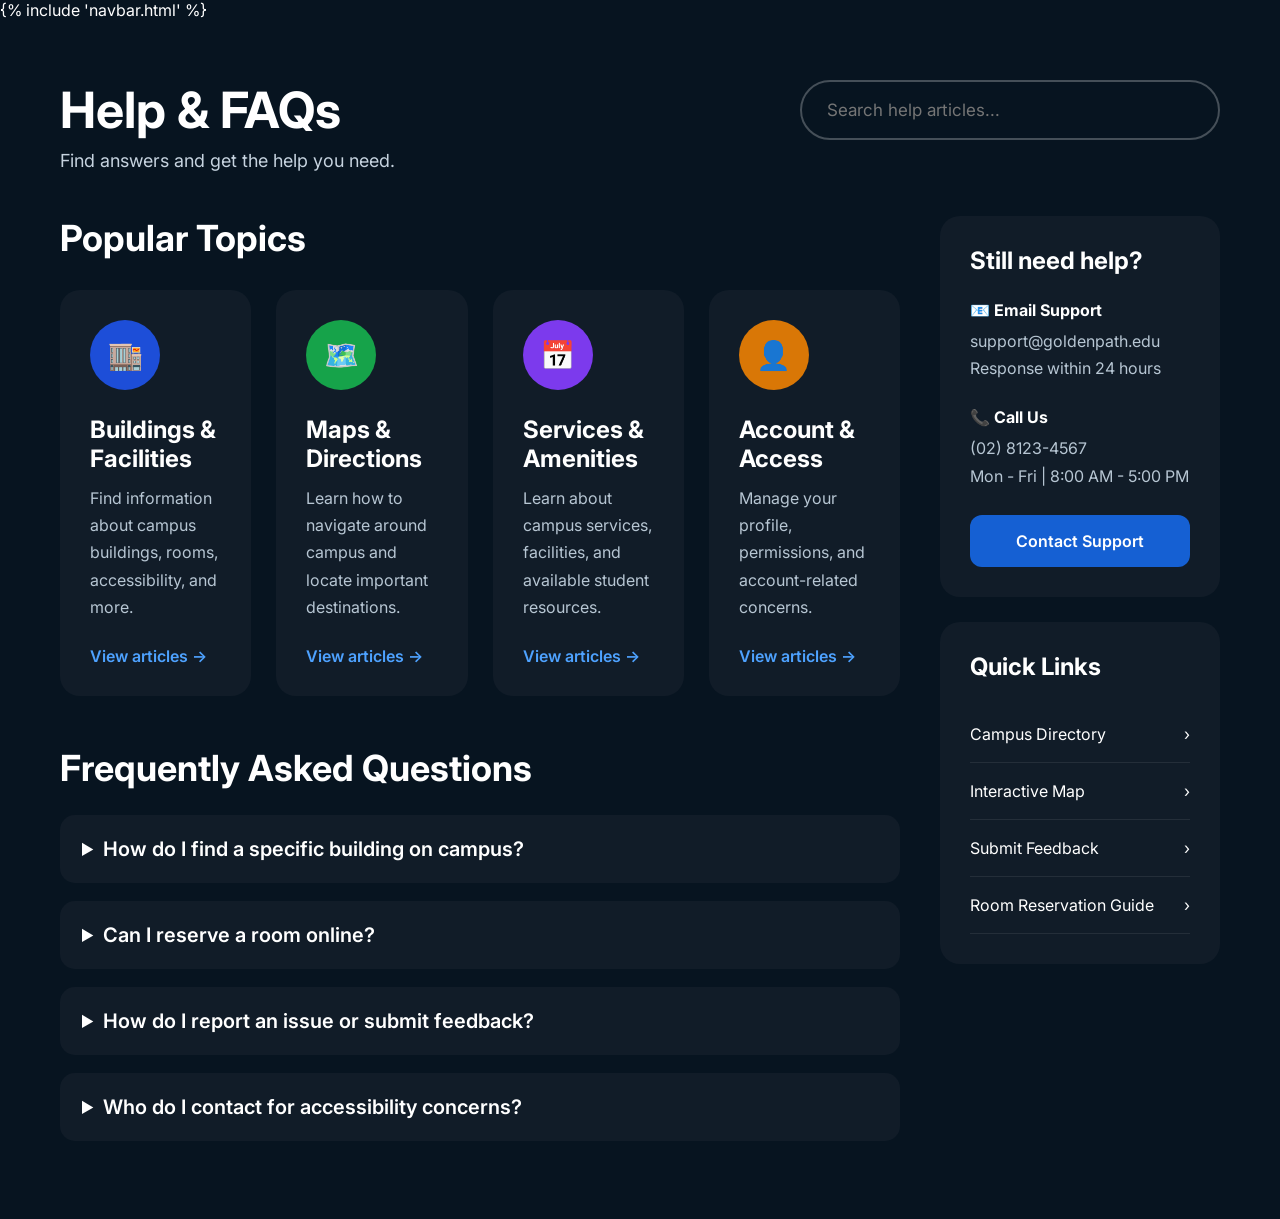
<file: app/templates/help.html>
<!DOCTYPE html>
<html lang="en">
<head>
<meta charset="UTF-8">
<meta name="viewport" content="width=device-width, initial-scale=1.0">
<title>GoldenPath - Help & FAQs</title>

<link href="https://fonts.googleapis.com/css2?family=Inter:wght@400;500;600;700;800&display=swap" rel="stylesheet">

<style>

*{
margin:0;
padding:0;
box-sizing:border-box;
font-family:Inter,sans-serif;
}

body{
background:#071420;
color:white;
}

/*================ MAIN =================*/

.container{
padding:60px;
}

.header{
display:flex;
justify-content:space-between;
align-items:flex-start;
margin-bottom:45px;
}

.header h1{
font-size:50px;
margin-bottom:10px;
}

.header p{
font-size:18px;
color:#c6d3df;
}

.search{
width:420px;
}

.search input{
width:100%;
padding:18px 25px;
background:transparent;
border:2px solid rgba(255,255,255,.25);
border-radius:40px;
color:white;
font-size:17px;
}

/*================ GRID =================*/

.layout{

display:grid;
grid-template-columns:3fr 1fr;
gap:40px;

}

/*=============== CARDS ===============*/

.cards{
display:grid;
grid-template-columns:repeat(4,1fr);
gap:25px;
margin-top:30px;
margin-bottom:50px;
}

.card{

background:#111C28;
padding:30px;
border-radius:20px;
transition:.3s;

}

.card:hover{

transform:translateY(-5px);

}

.icon{

width:70px;
height:70px;
border-radius:50%;
display:flex;
justify-content:center;
align-items:center;
font-size:28px;
margin-bottom:25px;

}

.blue{background:#1D4ED8;}
.green{background:#16A34A;}
.purple{background:#7C3AED;}
.orange{background:#D97706;}

.card h3{

margin-bottom:12px;
font-size:24px;

}

.card p{

color:#b7c6d3;
line-height:1.7;
margin-bottom:25px;

}

.card a{

color:#4EA2FF;
text-decoration:none;
font-weight:600;

}

/*============== FAQ =================*/

.faq-title{

font-size:36px;
margin-bottom:25px;

}

details{

background:#111C28;
margin-bottom:18px;
border-radius:15px;
padding:22px;

}

summary{

cursor:pointer;
font-size:20px;
font-weight:600;

}

details p{

margin-top:18px;
color:#b7c6d3;
line-height:1.8;

}

/*============= SIDEBAR ==============*/

.sidebar{

display:flex;
flex-direction:column;
gap:25px;

}

.side-card{

background:#111C28;
padding:30px;
border-radius:20px;

}

.side-card h2{

margin-bottom:25px;

}

.contact{

margin-bottom:25px;

}

.contact h4{

margin-bottom:8px;

}

.contact p{

color:#b7c6d3;
line-height:1.7;

}

.btn{

margin-top:20px;
background:#1560D3;
padding:16px;
text-align:center;
border-radius:12px;
font-weight:600;
cursor:pointer;

}

.quick a{

display:flex;
justify-content:space-between;
padding:18px 0;
text-decoration:none;
color:white;
border-bottom:1px solid rgba(255,255,255,.08);

}

/*================ RESPONSIVE =================*/

@media(max-width:1200px){

.cards{
grid-template-columns:repeat(2,1fr);
}

.layout{
grid-template-columns:1fr;
}

}

@media(max-width:700px){

nav{
padding:20px;
flex-direction:column;
height:auto;
gap:20px;
}

.menu{
gap:20px;
flex-wrap:wrap;
justify-content:center;
}

.container{
padding:30px;
}

.cards{
grid-template-columns:1fr;
}

.header{
flex-direction:column;
gap:25px;
}

.search{
width:100%;
}

}

</style>

</head>
<body>

<!-- Navigation Bar -->
  {% include 'navbar.html' %}

<div class="container">

<div class="header">

<div>

<h1>Help & FAQs</h1>

<p>Find answers and get the help you need.</p>

</div>

<div class="search">

<input placeholder="Search help articles...">

</div>

</div>

<div class="layout">

<div>

<h2 style="font-size:36px;margin-bottom:25px;">Popular Topics</h2>

<div class="cards">

<div class="card">

<div class="icon blue">🏬</div>

<h3>Buildings & Facilities</h3>

<p>Find information about campus buildings, rooms, accessibility, and more.</p>

<a href="#">View articles →</a>

</div>

<div class="card">

<div class="icon green">🗺️</div>

<h3>Maps & Directions</h3>

<p>Learn how to navigate around campus and locate important destinations.</p>

<a href="#">View articles →</a>

</div>

<div class="card">

<div class="icon purple">📅</div>

<h3>Services & Amenities</h3>

<p>Learn about campus services, facilities, and available student resources.</p>

<a href="#">View articles →</a>

</div>

<div class="card">

<div class="icon orange">👤</div>

<h3>Account & Access</h3>

<p>Manage your profile, permissions, and account-related concerns.</p>

<a href="#">View articles →</a>

</div>

</div>

<h2 class="faq-title">

Frequently Asked Questions

</h2>

<details>

<summary>How do I find a specific building on campus?</summary>

<p>Go to the Directory page and search for the building name. You can also open the interactive map to view directions.</p>

</details>

<details>

<summary>Can I reserve a room online?</summary>

<p>Yes. Browse available rooms, choose a schedule, and submit your reservation request directly from GoldenPath.</p>

</details>

<details>

<summary>How do I report an issue or submit feedback?</summary>

<p>Use the Contact Support section or the feedback form available inside the Help Center.</p>

</details>

<details>

<summary>Who do I contact for accessibility concerns?</summary>

<p>Please contact the Student Affairs Office or email our support team for assistance.</p>

</details>

</div>

<div class="sidebar">

<div class="side-card">

<h2>Still need help?</h2>

<div class="contact">

<h4>📧 Email Support</h4>

<p>support@goldenpath.edu</p>

<p>Response within 24 hours</p>

</div>

<div class="contact">

<h4>📞 Call Us</h4>

<p>(02) 8123-4567</p>

<p>Mon - Fri | 8:00 AM - 5:00 PM</p>

</div>

<div class="btn">

Contact Support

</div>

</div>

<div class="side-card quick">

<h2>Quick Links</h2>

<a href="#"><span>Campus Directory</span><span>›</span></a>
<a href="#"><span>Interactive Map</span><span>›</span></a>
<a href="#"><span>Submit Feedback</span><span>›</span></a>
<a href="#"><span>Room Reservation Guide</span><span>›</span></a>

</div>

</div>

</div>

</div>

</body>
</html>
</file>
